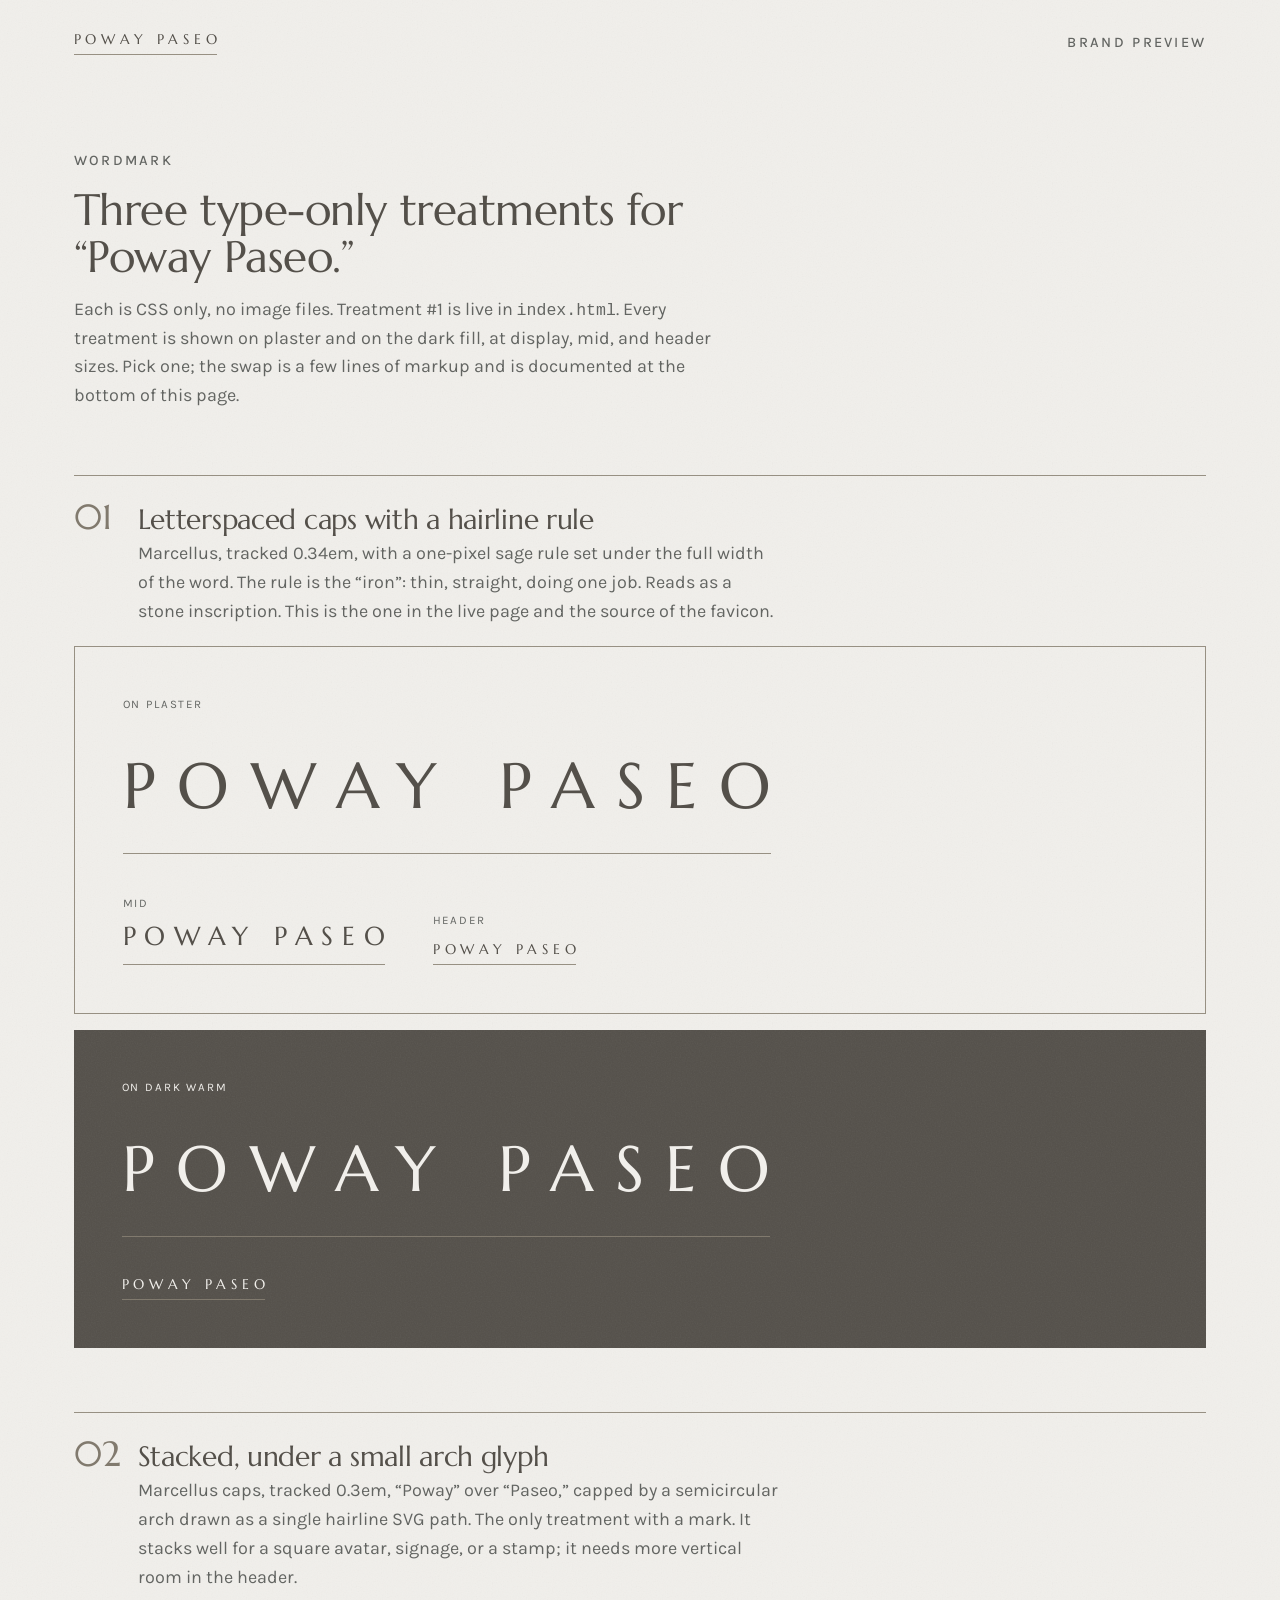
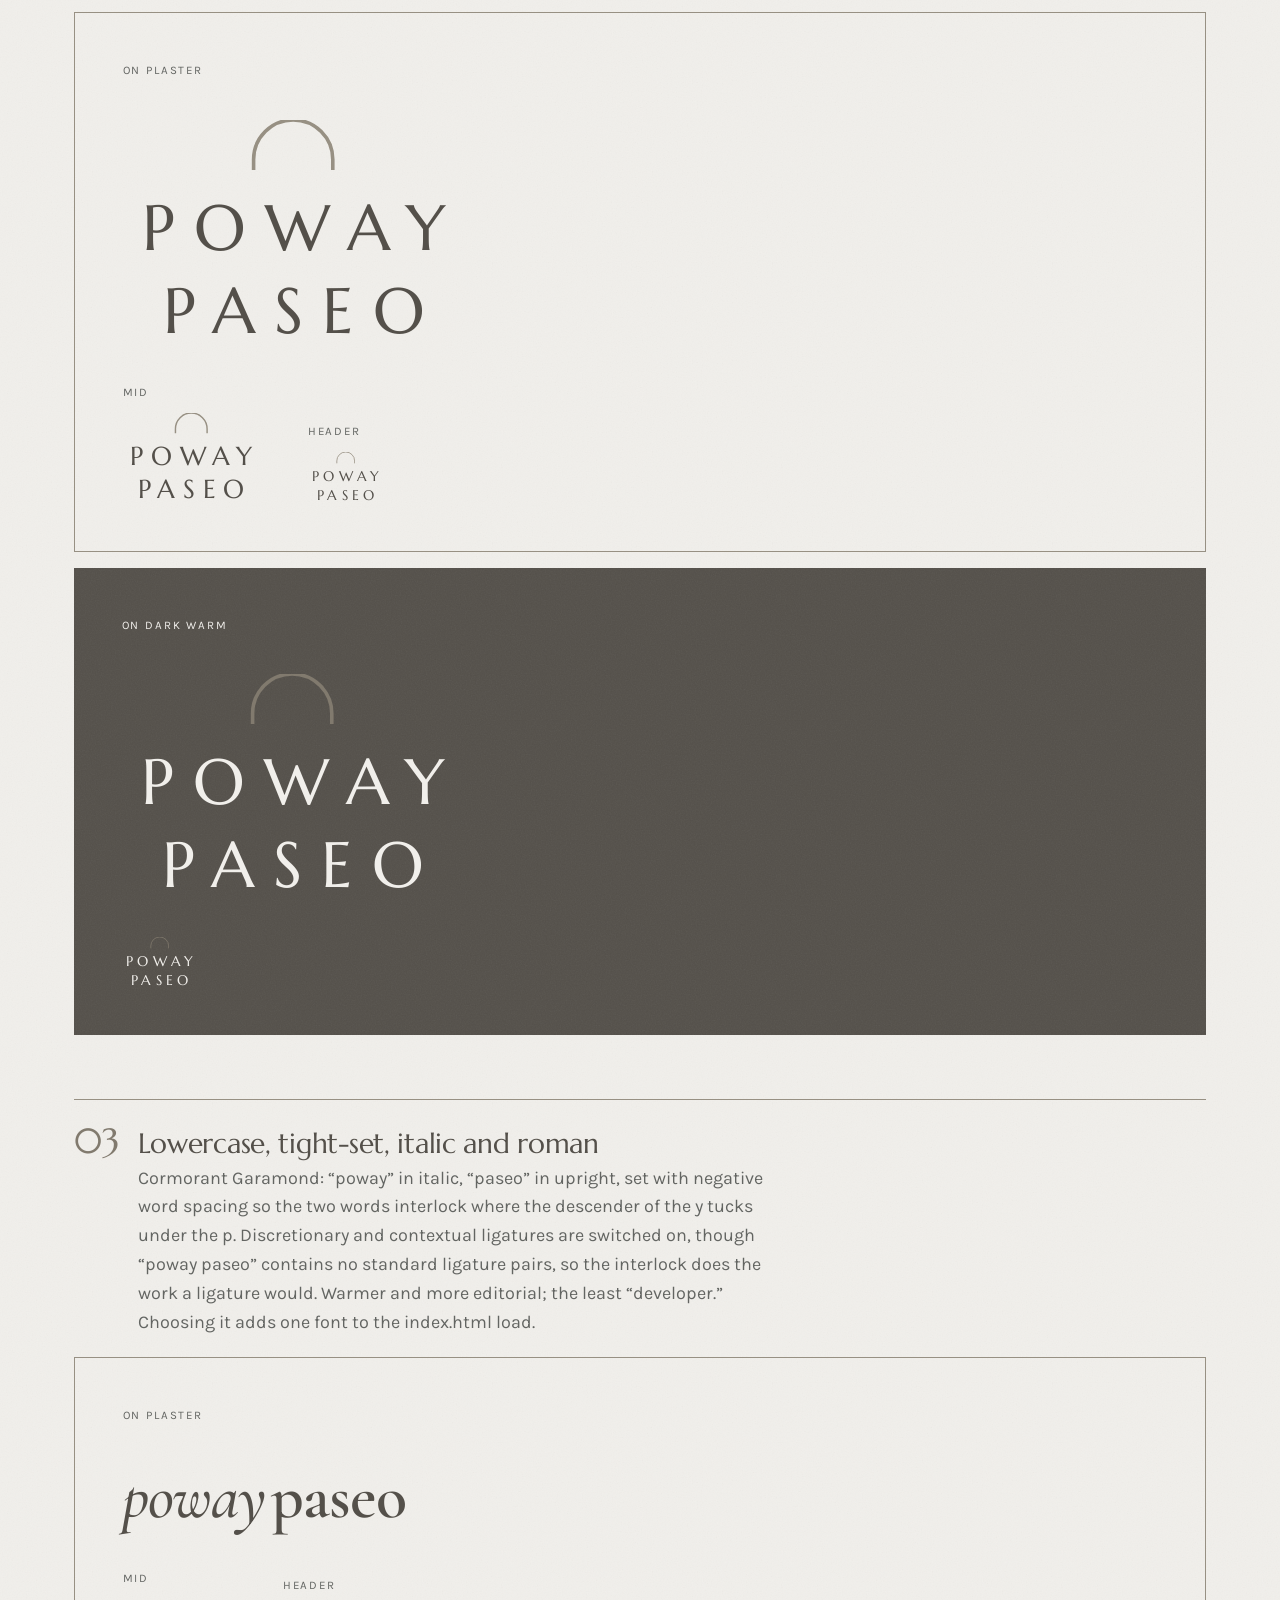
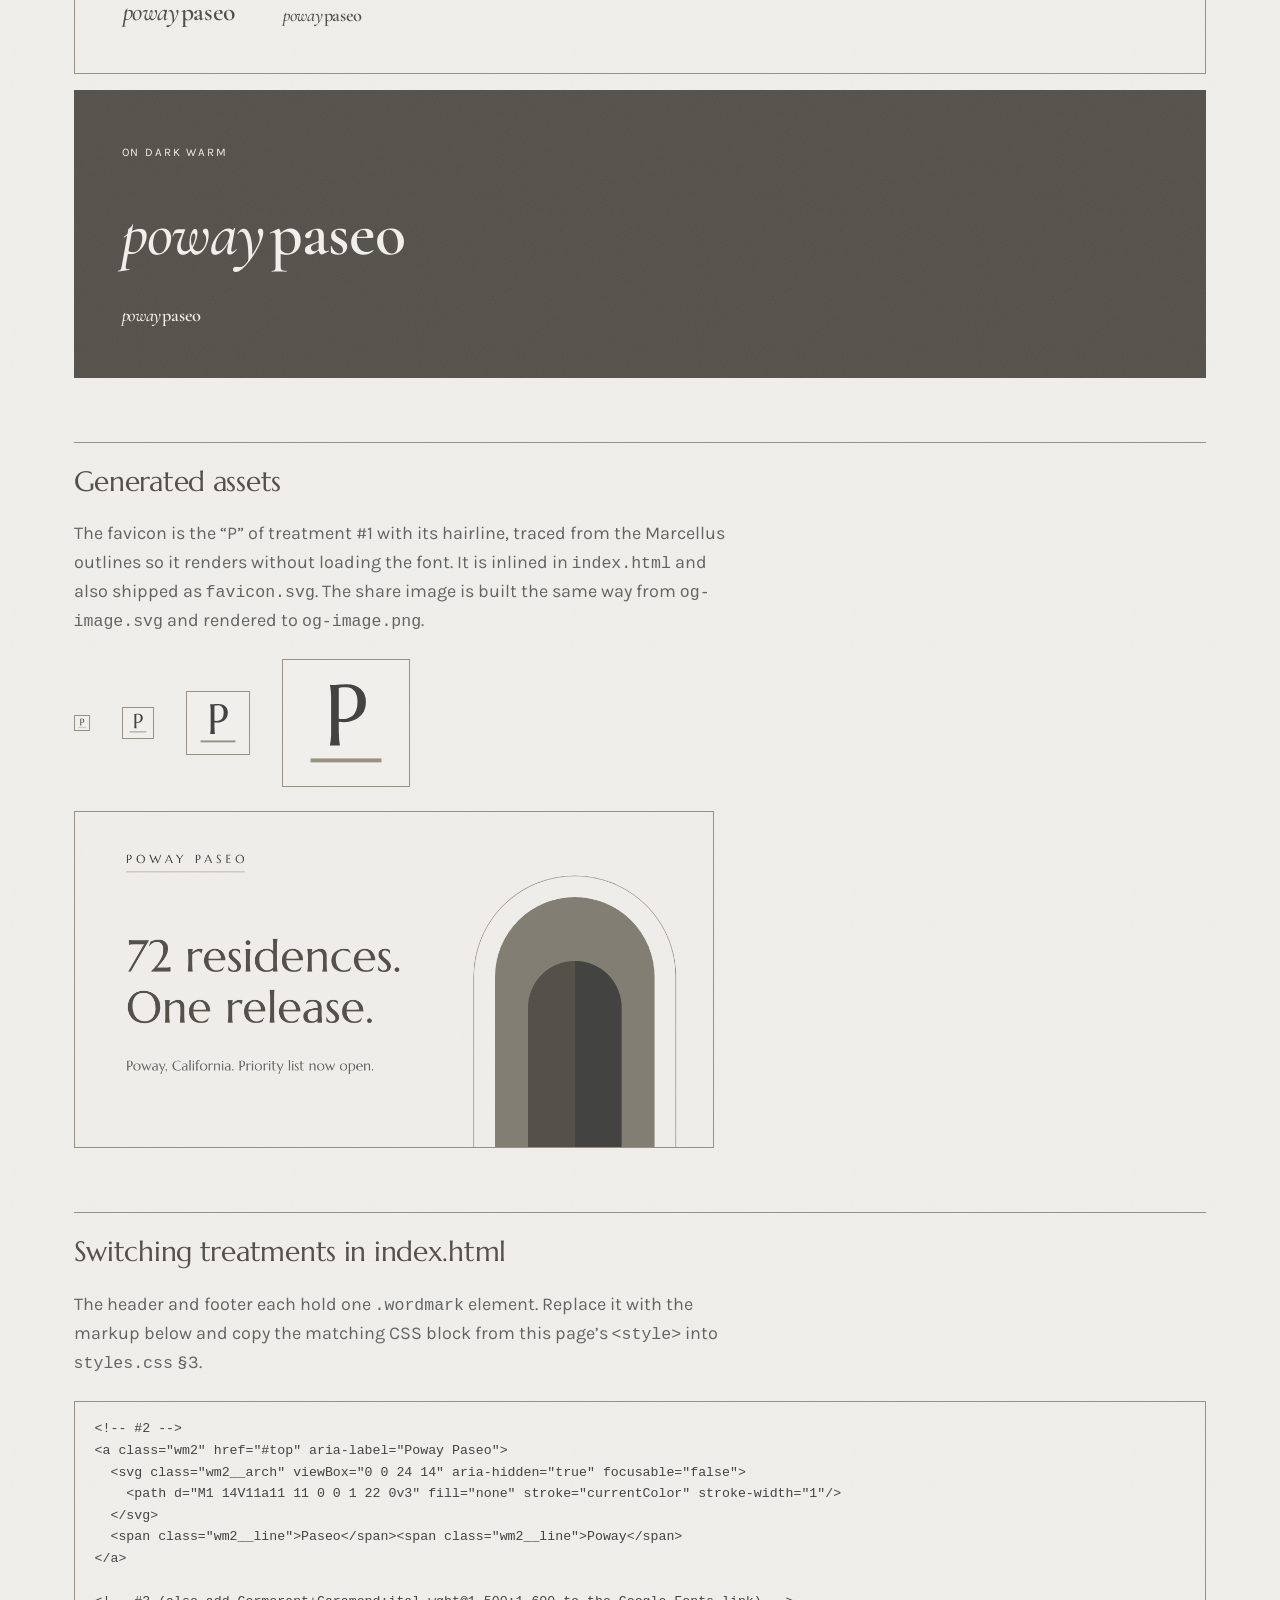
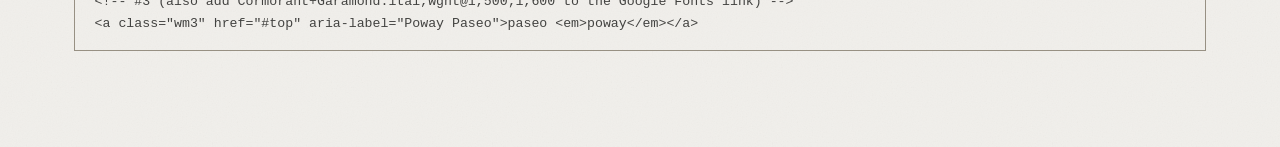
<file: brand.html>
<!doctype html>
<html lang="en">
<head>
  <meta charset="utf-8">
  <meta name="viewport" content="width=device-width, initial-scale=1">
  <title>Poway Paseo | Wordmark treatments</title>
  <meta name="robots" content="noindex">
  <link rel="icon" type="image/svg+xml" href="favicon.svg">
  <link rel="preconnect" href="https://fonts.googleapis.com">
  <link rel="preconnect" href="https://fonts.gstatic.com" crossorigin>
  <!-- Cormorant Garamond is loaded here only, for treatment #3. index.html loads Marcellus + Karla. -->
  <link rel="stylesheet" href="https://fonts.googleapis.com/css2?family=Marcellus&family=Karla:wght@400;500&family=Cormorant+Garamond:ital,wght@1,500;1,600&display=swap">
  <link rel="stylesheet" href="styles.css">
  <style>
    /* Page chrome for the preview only */
    .brand { max-width: var(--max); margin-inline: auto; padding: clamp(2rem, 5vw, 4rem) var(--gutter) 6rem; display: grid; gap: 4rem; }
    .brand__intro { display: grid; gap: 1rem; max-width: 40rem; }
    .brand__intro h1 { font-size: var(--step-4); }
    .brand__intro p { color: var(--text-2); }
    .treatment { display: grid; gap: 1.25rem; border-top: var(--hairline) solid var(--rule); padding-top: 1.5rem; }
    .treatment__head { display: grid; grid-template-columns: 3rem 1fr; gap: 1rem; align-items: baseline; max-width: 44rem; }
    .treatment__num { font-family: var(--font-display); font-size: var(--step-3); color: var(--c-stone); line-height: 1; }
    .treatment__name { font-family: var(--font-display); font-size: var(--step-2); color: var(--heading); }
    .treatment__desc { color: var(--text-2); margin-top: .35rem; }
    .specimens { display: grid; gap: 1rem; }
    .specimens > * { min-width: 0; }
    .swatch { display: grid; gap: 2.5rem; align-content: center; justify-items: start; padding: clamp(1.5rem, 4vw, 3rem); min-height: 18rem; border: var(--hairline) solid var(--rule); overflow: hidden; }
    .swatch--dark { --heading: var(--c-plaster); --text: var(--c-plaster); --text-2: var(--c-plaster); --rule: var(--c-stone); background: var(--grain), var(--c-dark); color: var(--c-plaster); border: 0; }
    .swatch__label { font-size: var(--step--2); letter-spacing: var(--track-eyebrow); text-transform: uppercase; color: var(--text-2); }
    .size-lg { font-size: clamp(2.2rem, 5vw, 4.25rem); }
    .size-md { font-size: 1.6rem; }
    .size-sm { font-size: var(--step--1); }
    .row { display: flex; flex-wrap: wrap; gap: 3rem; align-items: flex-end; }
    .row > div { display: grid; gap: .75rem; }

    /* ---- Treatment #2: stacked, with an SVG arch glyph ------------------ */
    .wm2 { display: inline-grid; justify-items: center; gap: .3em; color: var(--heading); font-family: var(--font-display); line-height: 1; letter-spacing: .3em; text-transform: uppercase; text-decoration: none; }
    .wm2__arch { width: 1.35em; height: auto; margin-bottom: .1em; color: var(--rule); }
    .wm2__line { display: block; padding-left: .3em; /* balances trailing track so the stack centers optically */ }

    /* ---- Treatment #3: lowercase italic, tight-set ----------------------- */
    .wm3 { display: inline-block; color: var(--heading); font-family: "Cormorant Garamond", "Iowan Old Style", Georgia, serif; font-style: italic; font-weight: 500; line-height: 1; letter-spacing: -.015em; word-spacing: -.14em; font-variant-ligatures: common-ligatures discretionary-ligatures contextual; text-transform: lowercase; text-decoration: none; }
    .wm3 em { font-style: normal; font-weight: 600; }  /* "paseo" upright, so the two words interlock */

    .assets { display: grid; gap: 1.5rem; border-top: var(--hairline) solid var(--rule); padding-top: 1.5rem; }
    .assets__row { display: flex; flex-wrap: wrap; gap: 2rem; align-items: center; }
    .assets img { border: var(--hairline) solid var(--rule); }
    .assets h2 { font-size: var(--step-2); }
    .assets p { color: var(--text-2); max-width: 60ch; }
    code { font-family: ui-monospace, SFMono-Regular, Menlo, monospace; font-size: .92em; }
    pre { margin: 0; padding: 1rem 1.25rem; border: var(--hairline) solid var(--rule); overflow-x: auto; font-size: var(--step--1); line-height: 1.5; color: var(--text); }
  </style>
</head>
<body>
  <header class="site-header">
    <a class="wordmark" href="index.html" aria-label="Poway Paseo, back to the landing page">
      <span class="wordmark__text">Poway Paseo</span>
      <span class="wordmark__rule" aria-hidden="true"></span>
    </a>
    <p class="eyebrow site-header__place">Brand preview</p>
  </header>

  <main class="brand">
    <div class="brand__intro">
      <p class="eyebrow">Wordmark</p>
      <h1>Three type-only treatments for “Poway Paseo.”</h1>
      <p>Each is CSS only, no image files. Treatment #1 is live in <code>index.html</code>. Every treatment is shown on plaster and on the dark fill, at display, mid, and header sizes. Pick one; the swap is a few lines of markup and is documented at the bottom of this page.</p>
    </div>

    <!-- #1 ------------------------------------------------------------------ -->
    <section class="treatment" aria-labelledby="t1">
      <div class="treatment__head">
        <span class="treatment__num">01</span>
        <div>
          <h2 id="t1" class="treatment__name">Letterspaced caps with a hairline rule</h2>
          <p class="treatment__desc">Marcellus, tracked 0.34em, with a one-pixel sage rule set under the full width of the word. The rule is the “iron”: thin, straight, doing one job. Reads as a stone inscription. This is the one in the live page and the source of the favicon.</p>
        </div>
      </div>
      <div class="specimens">
        <div class="swatch">
          <span class="swatch__label">On plaster</span>
          <a class="wordmark size-lg" href="#t1"><span class="wordmark__text">Poway Paseo</span><span class="wordmark__rule" aria-hidden="true"></span></a>
          <div class="row">
            <div><span class="swatch__label">Mid</span><a class="wordmark size-md" href="#t1"><span class="wordmark__text">Poway Paseo</span><span class="wordmark__rule" aria-hidden="true"></span></a></div>
            <div><span class="swatch__label">Header</span><a class="wordmark size-sm" href="#t1"><span class="wordmark__text">Poway Paseo</span><span class="wordmark__rule" aria-hidden="true"></span></a></div>
          </div>
        </div>
        <div class="swatch swatch--dark">
          <span class="swatch__label">On dark warm</span>
          <a class="wordmark size-lg" href="#t1"><span class="wordmark__text">Poway Paseo</span><span class="wordmark__rule" aria-hidden="true"></span></a>
          <a class="wordmark size-sm" href="#t1"><span class="wordmark__text">Poway Paseo</span><span class="wordmark__rule" aria-hidden="true"></span></a>
        </div>
      </div>
    </section>

    <!-- #2 ------------------------------------------------------------------ -->
    <section class="treatment" aria-labelledby="t2">
      <div class="treatment__head">
        <span class="treatment__num">02</span>
        <div>
          <h2 id="t2" class="treatment__name">Stacked, under a small arch glyph</h2>
          <p class="treatment__desc">Marcellus caps, tracked 0.3em, “Poway” over “Paseo,” capped by a semicircular arch drawn as a single hairline SVG path. The only treatment with a mark. It stacks well for a square avatar, signage, or a stamp; it needs more vertical room in the header.</p>
        </div>
      </div>
      <div class="specimens">
        <div class="swatch">
          <span class="swatch__label">On plaster</span>
          <a class="wm2 size-lg" href="#t2"><svg class="wm2__arch" viewBox="0 0 24 14" aria-hidden="true" focusable="false"><path d="M1 14V11a11 11 0 0 1 22 0v3" fill="none" stroke="currentColor" stroke-width="1"/></svg><span class="wm2__line">Poway</span><span class="wm2__line">Paseo</span></a>
          <div class="row">
            <div><span class="swatch__label">Mid</span><a class="wm2 size-md" href="#t2"><svg class="wm2__arch" viewBox="0 0 24 14" aria-hidden="true" focusable="false"><path d="M1 14V11a11 11 0 0 1 22 0v3" fill="none" stroke="currentColor" stroke-width="1"/></svg><span class="wm2__line">Poway</span><span class="wm2__line">Paseo</span></a></div>
            <div><span class="swatch__label">Header</span><a class="wm2 size-sm" href="#t2"><svg class="wm2__arch" viewBox="0 0 24 14" aria-hidden="true" focusable="false"><path d="M1 14V11a11 11 0 0 1 22 0v3" fill="none" stroke="currentColor" stroke-width="1"/></svg><span class="wm2__line">Poway</span><span class="wm2__line">Paseo</span></a></div>
          </div>
        </div>
        <div class="swatch swatch--dark">
          <span class="swatch__label">On dark warm</span>
          <a class="wm2 size-lg" href="#t2"><svg class="wm2__arch" viewBox="0 0 24 14" aria-hidden="true" focusable="false"><path d="M1 14V11a11 11 0 0 1 22 0v3" fill="none" stroke="currentColor" stroke-width="1"/></svg><span class="wm2__line">Poway</span><span class="wm2__line">Paseo</span></a>
          <a class="wm2 size-sm" href="#t2"><svg class="wm2__arch" viewBox="0 0 24 14" aria-hidden="true" focusable="false"><path d="M1 14V11a11 11 0 0 1 22 0v3" fill="none" stroke="currentColor" stroke-width="1"/></svg><span class="wm2__line">Poway</span><span class="wm2__line">Paseo</span></a>
        </div>
      </div>
    </section>

    <!-- #3 ------------------------------------------------------------------ -->
    <section class="treatment" aria-labelledby="t3">
      <div class="treatment__head">
        <span class="treatment__num">03</span>
        <div>
          <h2 id="t3" class="treatment__name">Lowercase, tight-set, italic and roman</h2>
          <p class="treatment__desc">Cormorant Garamond: “poway” in italic, “paseo” in upright, set with negative word spacing so the two words interlock where the descender of the y tucks under the p. Discretionary and contextual ligatures are switched on, though “poway paseo” contains no standard ligature pairs, so the interlock does the work a ligature would. Warmer and more editorial; the least “developer.” Choosing it adds one font to the index.html load.</p>
        </div>
      </div>
      <div class="specimens">
        <div class="swatch">
          <span class="swatch__label">On plaster</span>
          <a class="wm3 size-lg" href="#t3">poway <em>paseo</em></a>
          <div class="row">
            <div><span class="swatch__label">Mid</span><a class="wm3 size-md" href="#t3">poway <em>paseo</em></a></div>
            <div><span class="swatch__label">Header</span><a class="wm3" style="font-size:1.15rem" href="#t3">poway <em>paseo</em></a></div>
          </div>
        </div>
        <div class="swatch swatch--dark">
          <span class="swatch__label">On dark warm</span>
          <a class="wm3 size-lg" href="#t3">poway <em>paseo</em></a>
          <a class="wm3" style="font-size:1.15rem" href="#t3">poway <em>paseo</em></a>
        </div>
      </div>
    </section>

    <!-- Assets --------------------------------------------------------------- -->
    <section class="assets" aria-labelledby="assets-title">
      <h2 id="assets-title">Generated assets</h2>
      <p>The favicon is the “P” of treatment #1 with its hairline, traced from the Marcellus outlines so it renders without loading the font. It is inlined in <code>index.html</code> and also shipped as <code>favicon.svg</code>. The share image is built the same way from <code>og-image.svg</code> and rendered to <code>og-image.png</code>.</p>
      <div class="assets__row">
        <img src="favicon.svg" width="16" height="16" alt="Favicon at 16 pixels">
        <img src="favicon.svg" width="32" height="32" alt="Favicon at 32 pixels">
        <img src="favicon.svg" width="64" height="64" alt="Favicon at 64 pixels">
        <img src="favicon.svg" width="128" height="128" alt="Favicon at 128 pixels">
      </div>
      <img src="og-image.png" width="1200" height="630" alt="Open Graph share image: wordmark and arch with the headline 72 residences. One release." style="max-width: 40rem; height: auto;">
    </section>

    <!-- Switching ------------------------------------------------------------ -->
    <section class="assets" aria-labelledby="switch-title">
      <h2 id="switch-title">Switching treatments in index.html</h2>
      <p>The header and footer each hold one <code>.wordmark</code> element. Replace it with the markup below and copy the matching CSS block from this page’s <code>&lt;style&gt;</code> into <code>styles.css</code> §3.</p>
<pre><code>&lt;!-- #2 --&gt;
&lt;a class="wm2" href="#top" aria-label="Poway Paseo"&gt;
  &lt;svg class="wm2__arch" viewBox="0 0 24 14" aria-hidden="true" focusable="false"&gt;
    &lt;path d="M1 14V11a11 11 0 0 1 22 0v3" fill="none" stroke="currentColor" stroke-width="1"/&gt;
  &lt;/svg&gt;
  &lt;span class="wm2__line"&gt;Paseo&lt;/span&gt;&lt;span class="wm2__line"&gt;Poway&lt;/span&gt;
&lt;/a&gt;

&lt;!-- #3 (also add Cormorant+Garamond:ital,wght@1,500;1,600 to the Google Fonts link) --&gt;
&lt;a class="wm3" href="#top" aria-label="Poway Paseo"&gt;paseo &lt;em&gt;poway&lt;/em&gt;&lt;/a&gt;</code></pre>
    </section>
  </main>
</body>
</html>
</file>
<file: styles.css>
/* ==========================================================================
   POWAY PASEO — styles.css
   Static, mobile-first, no build step, no frameworks.

   §1  Design tokens      (retheme from this block only)
   §2  Reset and base
   §3  Type utilities     (.eyebrow, .wordmark)
   §4  Layout             (.section, .site-header, .site-footer)
   §5  Hero
   §6  Rendering slots    (arch-masked placeholders)
   §7  Stat strip
   §8  Architecture
   §9  Residences         (courtyard grid)
   §10 Benefits list
   §11 Restaurant & retail (dark)
   §12 Location
   §13 FAQ
   §14 Closing CTA (dark)
   §15 Forms, success state, chips
   §16 Buttons
   §17 Motion (scroll reveals, reduced motion)
   §18 Utilities
   ========================================================================== */


/* --------------------------------------------------------------------------
   §1 DESIGN TOKENS
   Everything visual reads from these custom properties. Components never
   reference a raw hex; they reference a ROLE (--text, --rule, ...), and dark
   sections re-map the roles. To retheme, edit this block only.
   -------------------------------------------------------------------------- */
:root {
  /* ---- Palette: the only eight colors on the site ---------------------- */
  --c-plaster: #F1EFEB; /* warm plaster  · page background                   */
  --c-ink:     #434341; /* near-black    · primary text (8.6:1 on plaster)    */
  --c-dark:    #54504A; /* dark warm     · headings on light; dark fills      */
  --c-slate:   #636562; /* slate gray    · secondary text (5.1:1 on plaster)  */
  --c-taupe:   #837E74; /* taupe         · borders, muted UI, slot fills.
                                           3.5:1 on plaster → large text only  */
  --c-stone:   #817A6E; /* stone         · large numerals on plaster (3.7:1);
                                           hairlines on dark. NOT body text,
                                           and NOT text on dark (1.9:1).       */
  --c-sage:    #979083; /* sage          · dividers, rules, hover halos.
                                           Never used as text (2.8:1).         */
  --c-accent:  #6D595A; /* mauve-brown   · PRIMARY CTA ONLY. Nowhere else.     */

  /* ---- Roles (light sections). Dark sections override these in §4. ----- */
  --bg:         var(--c-plaster);
  --text:       var(--c-ink);
  --text-2:     var(--c-slate);
  --heading:    var(--c-dark);
  --rule:       var(--c-sage);     /* hairlines, dividers                     */
  --border:     var(--c-taupe);    /* field and chip borders (3.5:1 boundary) */
  --focus:      var(--c-ink);      /* focus ring                              */
  --field-bg:   var(--c-plaster);
  --field-text: var(--c-ink);
  --btn-edge:   transparent;       /* plaster on dark fills → CTA keeps a
                                      visible boundary (mauve on dark = 1.2:1)*/
  --btn-halo:   var(--c-accent);   /* hover ring color                        */
  --slot-fill:  var(--c-taupe);

  /* ---- Type ------------------------------------------------------------- */
  --font-display: "Marcellus", "Iowan Old Style", "Palatino Linotype", Palatino, Georgia, serif;
  --font-body:    "Karla", "Gill Sans", "Segoe UI", Helvetica, Arial, sans-serif;

  /* Modular scale. Ratio 1.20 at 360px viewport → 1.25 at 1280px, fluid.   */
  --step--2: clamp(0.694rem, 0.684rem + 0.045vw, 0.72rem);
  --step--1: clamp(0.833rem, 0.807rem + 0.117vw, 0.9rem);
  --step-0:  clamp(1rem,     0.951rem + 0.217vw, 1.125rem);
  --step-1:  clamp(1.2rem,   1.119rem + 0.358vw, 1.406rem);
  --step-2:  clamp(1.44rem,  1.316rem + 0.553vw, 1.758rem);
  --step-3:  clamp(1.728rem, 1.544rem + 0.816vw, 2.197rem);
  --step-4:  clamp(2.074rem, 1.811rem + 1.17vw,  2.747rem);
  --step-5:  clamp(2.488rem, 2.118rem + 1.643vw, 3.433rem);
  --step-6:  clamp(2.986rem, 2.476rem + 2.268vw, 4.29rem);

  --leading-tight: 1.05;
  --leading-snug:  1.3;
  --leading-body:  1.6;

  /* Optical letterspacing. Wordmark and eyebrows are tracked; display sizes
     are set slightly tight; buttons get a light track for legibility.        */
  --track-wordmark: 0.34em;
  --track-eyebrow:  0.16em;
  --track-button:   0.1em;
  --track-display: -0.01em;

  /* ---- Space and measure ------------------------------------------------ */
  --gutter:    clamp(1.25rem, 4.5vw, 4rem);
  --section:   clamp(4rem, 9vw, 8rem);
  --max:       78rem;
  --measure:   60ch;
  --hairline:  1px;
  --radius:    2px;
  --control-h: 3rem;   /* 48px tap targets */

  /* ---- Motion ----------------------------------------------------------- */
  --dur:  700ms;
  --ease: cubic-bezier(0.22, 0.61, 0.36, 1);

  /* ---- Plaster grain: one 280px SVG tile, feTurbulence at 7% alpha ------ */
  --grain: url("data:image/svg+xml,%3Csvg xmlns='http://www.w3.org/2000/svg' width='280' height='280'%3E%3Cfilter id='g' x='0' y='0' width='100%25' height='100%25'%3E%3CfeTurbulence type='fractalNoise' baseFrequency='0.8' numOctaves='2' stitchTiles='stitch' seed='7'/%3E%3CfeColorMatrix type='saturate' values='0'/%3E%3CfeComponentTransfer%3E%3CfeFuncA type='table' tableValues='0 0.07'/%3E%3C/feComponentTransfer%3E%3C/filter%3E%3Crect width='280' height='280' filter='url(%23g)'/%3E%3C/svg%3E");
}


/* --------------------------------------------------------------------------
   §2 RESET AND BASE
   -------------------------------------------------------------------------- */
*, *::before, *::after { box-sizing: border-box; }

html {
  -webkit-text-size-adjust: 100%;
  scroll-padding-top: 1rem;
}

body {
  margin: 0;
  background: var(--grain), var(--bg);
  color: var(--text);
  font: 400 var(--step-0) / var(--leading-body) var(--font-body);
  -webkit-font-smoothing: antialiased;
  text-rendering: optimizeLegibility;
}

img, svg { display: block; max-width: 100%; }
h1, h2, h3, p, figure, dl, dd, ol, ul { margin: 0; }
button, input, textarea { font: inherit; color: inherit; }
a { color: inherit; }

h1, h2, h3 {
  font-family: var(--font-display);
  font-weight: 400;
  color: var(--heading);
  line-height: var(--leading-tight);
  letter-spacing: var(--track-display);
}

:focus-visible {
  outline: 2px solid var(--focus);
  outline-offset: 3px;
}

::selection { background: var(--c-sage); color: var(--c-plaster); }


/* --------------------------------------------------------------------------
   §3 TYPE UTILITIES
   -------------------------------------------------------------------------- */
.eyebrow {
  font-family: var(--font-body);
  font-weight: 500;
  font-size: var(--step--1);
  letter-spacing: var(--track-eyebrow);
  text-transform: uppercase;
  color: var(--text-2);
  line-height: 1.4;
}

/* Wordmark — treatment #1 from brand.html: letterspaced caps + hairline. */
.wordmark {
  display: inline-flex;
  flex-direction: column;
  gap: 0.55em;
  color: var(--heading);
  font-family: var(--font-display);
  font-size: var(--step--1);
  line-height: 1;
  letter-spacing: var(--track-wordmark);
  text-transform: uppercase;
  text-decoration: none;
}
.wordmark__text {
  display: block;
  white-space: nowrap;
  margin-right: calc(-1 * var(--track-wordmark)); /* trim trailing track so the rule ends on the Y */
}
.wordmark__rule {
  display: block;
  height: var(--hairline);
  background: var(--rule);
}
.wordmark:hover .wordmark__rule { background: var(--heading); }


/* --------------------------------------------------------------------------
   §4 LAYOUT
   -------------------------------------------------------------------------- */
.section { padding: var(--section) var(--gutter); }
.section--tight { padding-block: calc(var(--section) * 0.7); }
.section__inner { max-width: var(--max); margin-inline: auto; }
.section__head {
  display: grid;
  gap: 1rem;
  max-width: 40rem;
  margin-bottom: clamp(2.5rem, 6vw, 4.5rem);
}
.section__title {
  font-size: var(--step-4);
  text-wrap: balance;
}

/* Modifier: centers a section's content block as a unit on wide screens,
   for a section whose content (measure-capped, left-aligned text) would
   otherwise leave a wide empty gap on the right of a full-width row. Text
   inside stays left-aligned; only the block's position changes. Below the
   desktop breakpoint content already runs near full width, so no override
   is needed there. Reapply to any other section by adding this class. */
@media (min-width: 60em) {
  .section--centered .section__inner { max-width: 44rem; }
}

/* Pairs two sibling sections into side-by-side columns on desktop only.
   Below the breakpoint the wrapper does nothing at all, so the sections
   stack in document order exactly as they did before. Column widths follow
   the same asymmetric 12-column language used by §8 and §11: the left
   column takes five, a sixth is left empty as breathing room, and the
   right column takes the remaining six for the content that needs it. */
@media (min-width: 60em) {
  .section-pair {
    display: grid;
    grid-template-columns: repeat(12, 1fr);
    column-gap: var(--gutter);
    align-items: start;
    max-width: var(--max);
    margin-inline: auto;
    padding: var(--section) var(--gutter);
  }
  .section-pair > .section { padding: 0; }
  /* The left column sticks while the taller right column scrolls past it,
     the same treatment .arch__text gets in §8. It travels within its own
     grid area, so it releases at the bottom of the row. */
  .section-pair > .section:nth-child(1) {
    grid-column: 1 / 6;
    position: sticky;
    top: 2rem;
  }
  .section-pair > .section:nth-child(2) { grid-column: 7 / 13; }
  .section-pair .section__inner { max-width: none; }
  /* The head margin is sized for a full-width section; tighten it here so
     both columns start their content at the same height. */
  .section-pair .section__head { margin-bottom: clamp(2rem, 3vw, 2.75rem); }
}

/* Dark sections: re-map the roles. Only plaster is used for text on dark;
   stone/sage/taupe all fail AA on #54504A (see README contrast table).      */
.section--dark {
  --bg:         var(--c-dark);
  --text:       var(--c-plaster);
  --text-2:     var(--c-plaster);
  --heading:    var(--c-plaster);
  --rule:       var(--c-stone);
  --border:     var(--c-plaster);
  --focus:      var(--c-plaster);
  --btn-edge:   var(--c-plaster);
  --btn-halo:   var(--c-plaster);
  background: var(--grain), var(--bg);
  color: var(--text);
}

.site-header {
  display: flex;
  justify-content: space-between;
  align-items: flex-start;
  gap: 1rem;
  max-width: var(--max);
  margin-inline: auto;
  padding: clamp(1.25rem, 3vw, 2rem) var(--gutter);
}
.site-header__place { padding-top: 0.1em; }

.site-footer {
  border-top: var(--hairline) solid var(--rule);
  padding: 3rem var(--gutter) 4rem;
  font-size: var(--step--1);
  color: var(--text-2);
  line-height: 1.55;
}
.site-footer__inner {
  max-width: var(--max);
  margin-inline: auto;
  display: grid;
  gap: 2.5rem;
}
.site-footer__brand, .site-footer__meta { display: grid; gap: 0.9rem; align-content: start; }
.site-footer__eho { display: flex; gap: 1rem; align-items: flex-start; }
.site-footer__eho svg { flex: none; width: 2.25rem; height: 2.25rem; color: var(--text); }
.site-footer a {
  text-decoration-color: var(--rule);
  text-underline-offset: 0.2em;
}
.site-footer a:hover { text-decoration-color: currentColor; }

@media (min-width: 60em) {
  .site-footer__inner { grid-template-columns: 1.1fr 1.2fr 0.8fr; gap: var(--gutter); }
}


/* --------------------------------------------------------------------------
   §5 HERO
   Mobile: wordmark (header) → eyebrow → H1 → lede → form, then the arch
   peeks in below the fold as the scroll cue. Desktop: copy left (cols 1–6),
   arch right (cols 8–12), lifted 3rem so the composition is off-axis.
   -------------------------------------------------------------------------- */
.hero {
  max-width: var(--max);
  margin-inline: auto;
  padding: clamp(1rem, 3vw, 2.5rem) var(--gutter) var(--section);
  display: grid;
  gap: 3rem;
}
.hero__copy { display: grid; gap: 1.5rem; max-width: 36rem; }
.hero__title {
  font-size: clamp(2.4rem, 1.6rem + 3.6vw, 4.75rem);
  text-wrap: balance;
}
.hero__lede {
  font-size: var(--step-0);
  line-height: 1.5;
  color: var(--text-2);
  max-width: 34rem;
}
.hero__figure {
  width: min(100%, 22rem);
  margin-left: auto;
}

@media (min-width: 48em) {
  .hero__lede { font-size: var(--step-1); }
}
@media (min-width: 60em) {
  .hero {
    grid-template-columns: repeat(12, 1fr);
    column-gap: var(--gutter);
    align-items: center;
    min-height: min(calc(100svh - 7rem), 52rem);
  }
  .hero__copy { grid-column: 1 / 7; }
  .hero__figure {
    grid-column: 8 / 13;
    width: auto;
    margin: -3rem 0 0;
  }
}


/* --------------------------------------------------------------------------
   §6 RENDERING SLOT (hero only)
   The slot is a <figure> with: the CSS/SVG-composed placeholder art, a
   transparent <img> sized to the slot's aspect ratio (drop the real file in
   its src and move data-alt into alt), and a small dev-facing tag.
   The arch is a border-radius: a true semicircle when the vertical radius
   equals half the width; a shallow ellipse reads as a segmental arch.
   -------------------------------------------------------------------------- */
.slot {
  position: relative;
  overflow: hidden;
  isolation: isolate;
  background: var(--slot-fill);
  aspect-ratio: 3 / 4;                              /* semicircular  */
  border-radius: 50% 50% 0 0 / 37.5% 37.5% 0 0;     /* 0.5w ÷ 1.333w */
}
/* Other ratios, if more slots are added later:
   4:5 semicircular → 50% 50% 0 0 / 40% 40% 0 0
   4:3 segmental    → 50% 50% 0 0 / 30% 30% 0 0   */

.slot__art, .slot__img {
  position: absolute;
  inset: 0;
  width: 100%;
  height: 100%;
}
.slot__art { background-image: var(--grain); }
.slot__img { object-fit: cover; }

/* Dev-facing label. Delete this rule (or the <figcaption>) at launch. */
.slot__tag {
  position: absolute;
  left: 0.75rem;
  bottom: 0.75rem;
  z-index: 1;
  padding: 0.35em 0.65em;
  background: var(--c-plaster);
  color: var(--c-dark);
  font-size: var(--step--2);
  font-weight: 500;
  letter-spacing: 0.08em;
  text-transform: uppercase;
  line-height: 1.2;
}


/* --------------------------------------------------------------------------
   §7 STAT STRIP
   -------------------------------------------------------------------------- */
.stats {
  border-top: var(--hairline) solid var(--rule);
  border-bottom: var(--hairline) solid var(--rule);
}
.stats__list {
  list-style: none;
  margin: 0 auto;
  padding: 0;
  max-width: var(--max);
  display: grid;
  grid-template-columns: 1fr 1fr;
}
.stats__item {
  display: grid;
  gap: 0.4rem;
  padding: 1.5rem var(--gutter);
}
.stats__item:nth-child(odd)  { border-right: var(--hairline) solid var(--rule); }
.stats__item:nth-child(-n+2) { border-bottom: var(--hairline) solid var(--rule); }
.stats__value {
  font-family: var(--font-display);
  font-size: var(--step-3);
  line-height: 1.05;
  color: var(--heading);
  overflow-wrap: anywhere;
}
@media (min-width: 48em) {
  .stats__list { grid-template-columns: repeat(4, 1fr); }
  .stats__item { padding-block: 1.75rem; }
  .stats__item:nth-child(-n+2) { border-bottom: 0; }
  .stats__item:not(:last-child) { border-right: var(--hairline) solid var(--rule); }
  .stats__item:last-child { border-right: 0; }
}


/* --------------------------------------------------------------------------
   §8 ARCHITECTURE
   Text only. Heading in cols 1–5, body in cols 7–12, so the empty column
   between them does the work the second arch used to do.
   -------------------------------------------------------------------------- */
.arch { display: grid; gap: 1.5rem var(--gutter); }
.arch__text { display: grid; gap: 1.25rem; max-width: 34rem; }
.arch__body {
  display: grid;
  gap: 1em;
  max-width: 36rem;
  font-size: var(--step-1);
  line-height: 1.55;
}

@media (min-width: 60em) {
  .arch { grid-template-columns: repeat(12, 1fr); align-items: start; }
  .arch__text { grid-column: 1 / 6; position: sticky; top: 2rem; }
  .arch__body { grid-column: 7 / 13; padding-top: 0.6rem; }
}


/* --------------------------------------------------------------------------
   §9 RESIDENCES — a staggered, type-only list
   Two columns on desktop, the right column dropped by a row-and-a-half so
   the four entries read as a courtyard plan rather than a table.
   -------------------------------------------------------------------------- */
.res {
  list-style: none;
  padding: 0;
  display: grid;
  gap: 0 var(--gutter);
}
.res__item {
  display: grid;
  grid-template-columns: 3.5rem 1fr;
  grid-template-rows: auto auto;
  column-gap: 1rem;
  row-gap: 0.5rem;
  align-items: baseline;
  align-content: start;
  padding: 1.6rem 0 1.8rem;
  border-top: var(--hairline) solid var(--rule);
}
.res__item:last-child { border-bottom: var(--hairline) solid var(--rule); }
.res__num {
  grid-row: 1 / 3;
  font-family: var(--font-display);
  font-size: var(--step-3);   /* ≥ 27px: stone passes as large text (3.7:1) */
  line-height: 1;
  color: var(--c-stone);
}
.res__name { font-size: var(--step-3); }
.res__line { grid-column: 2; color: var(--text-2); max-width: 30rem; }

@media (min-width: 60em) {
  .res { grid-template-columns: repeat(12, 1fr); }
  .res__item { padding-block: 2rem 2.4rem; }
  .res__item:nth-child(odd)  { grid-column: 1 / 6; }
  .res__item:nth-child(even) { grid-column: 8 / 13; margin-top: 5rem; }
  .res__item:nth-child(1) { grid-row: 1; }
  .res__item:nth-child(2) { grid-row: 1; }
  .res__item:nth-child(3) { grid-row: 2; }
  .res__item:nth-child(4) { grid-row: 2; }
  .res__item:nth-child(3), .res__item:nth-child(4) { border-bottom: var(--hairline) solid var(--rule); }
}


/* --------------------------------------------------------------------------
   §10 BENEFITS — a numbered list, not cards
   -------------------------------------------------------------------------- */
.benefits {
  list-style: none;
  padding: 0;
  max-width: 44rem;
  counter-reset: benefit;
  border-top: var(--hairline) solid var(--rule);
}
.benefits__item {
  counter-increment: benefit;
  display: grid;
  grid-template-columns: 3.5rem 1fr;
  gap: 1rem;
  align-items: baseline;
  padding: 1.4rem 0;
  border-bottom: var(--hairline) solid var(--rule);
  font-size: var(--step-1);
  line-height: var(--leading-snug);
}
.benefits__item::before {
  content: counter(benefit, decimal-leading-zero);
  font-family: var(--font-display);
  font-size: var(--step-3);   /* ≥ 27px: stone passes as large text (3.7:1) */
  line-height: 1;
  color: var(--c-stone);
}


/* --------------------------------------------------------------------------
   §11 RESTAURANT & RETAIL (dark, quieter)
   -------------------------------------------------------------------------- */
.retail { display: grid; gap: 2.5rem var(--gutter); }
.retail__head { display: grid; gap: 1.25rem; max-width: 36rem; }
.retail__title { font-size: var(--step-3); text-wrap: balance; } /* one step below residential H2s */
.retail__specs {
  display: grid;
  grid-template-columns: max-content 1fr;
  gap: 0.85rem 1.5rem;
  align-self: start;
  align-content: start;
  padding-top: 1.25rem;
  border-top: var(--hairline) solid var(--rule);
  font-size: var(--step--1);
  max-width: 34rem;
}
.retail__specs dt {
  font-weight: 500;
  letter-spacing: var(--track-eyebrow);
  text-transform: uppercase;
  font-size: var(--step--2);
  padding-top: 0.2em;
}
.retail__form { max-width: 34rem; }

@media (min-width: 60em) {
  .retail { grid-template-columns: repeat(12, 1fr); }
  .retail__head  { grid-column: 1 / 7; }
  .retail__specs { grid-column: 8 / 13; }
  .retail__form  { grid-column: 1 / 7; }
}


/* --------------------------------------------------------------------------
   §12 LOCATION
   -------------------------------------------------------------------------- */
.location { display: grid; gap: 1.5rem; max-width: 40rem; }
.location__facts { border-top: var(--hairline) solid var(--rule); }
.location__facts > div {
  display: grid;
  grid-template-columns: 9rem 1fr;
  gap: 1rem;
  padding: 1rem 0;
  border-bottom: var(--hairline) solid var(--rule);
}
.location__facts dt {
  font-weight: 500;
  font-size: var(--step--2);
  letter-spacing: var(--track-eyebrow);
  text-transform: uppercase;
  color: var(--text-2);
  padding-top: 0.35em;
}


/* --------------------------------------------------------------------------
   §13 FAQ — native <details>; the `name` attribute makes it exclusive where
   supported, main.js does the same for older browsers.
   -------------------------------------------------------------------------- */
.faq { max-width: 44rem; border-top: var(--hairline) solid var(--rule); }
.faq__item { border-bottom: var(--hairline) solid var(--rule); }
.faq__q {
  list-style: none;
  cursor: pointer;
  display: flex;
  justify-content: space-between;
  align-items: baseline;
  gap: 1.5rem;
  padding: 1.25rem 0;
  font-family: var(--font-display);
  font-size: var(--step-1);
  line-height: var(--leading-snug);
  color: var(--heading);
}
.faq__q::-webkit-details-marker { display: none; }
.faq__q:focus-visible { outline-offset: 6px; }
.faq__icon {
  position: relative;
  flex: none;
  width: 0.8rem;
  height: 0.8rem;
  align-self: center;
  color: var(--text-2);
}
.faq__icon::before, .faq__icon::after {
  content: "";
  position: absolute;
  background: currentColor;
}
.faq__icon::before { left: 0; right: 0; top: 50%; height: 1px; }
.faq__icon::after  { top: 0; bottom: 0; left: 50%; width: 1px; transition: transform 250ms var(--ease); }
.faq__item[open] .faq__icon::after { transform: rotate(90deg); }
.faq__a { padding: 0 0 1.4rem; max-width: 38rem; color: var(--text-2); }


/* --------------------------------------------------------------------------
   §14 CLOSING CTA (dark, centered)
   -------------------------------------------------------------------------- */
.closing {
  display: grid;
  gap: 1.5rem;
  justify-items: center;
  text-align: center;
  max-width: 42rem;
}
.closing .signup { width: 100%; max-width: 32rem; margin-top: 0.5rem; }
.closing .form__note { text-align: center; }
.closing .success { justify-items: center; text-align: center; }
.closing .chips__row, .closing .chips__actions { justify-content: center; }


/* --------------------------------------------------------------------------
   §15 FORMS, SUCCESS STATE, CHIPS
   -------------------------------------------------------------------------- */
.signup { display: block; }
.form { display: grid; gap: 0.6rem; }
.form__row { display: flex; flex-wrap: wrap; gap: 0.5rem; }
.form__field { flex: 1 1 10rem; display: grid; }
.form__input {
  width: 100%;
  min-height: var(--control-h);
  padding: 0 1rem;
  background: var(--field-bg);
  color: var(--field-text);
  border: var(--hairline) solid var(--border);
  border-radius: var(--radius);
  appearance: none;
}
.form__input::placeholder { color: var(--c-slate); opacity: 1; }
.form__input:focus { border-color: var(--field-text); }
.form__input:focus-visible { outline-offset: 2px; }
.form__input[aria-invalid="true"] { border-color: var(--field-text); }
.form__error {
  font-size: var(--step--1);
  color: var(--text-2);
}
.form__note {
  font-size: var(--step--1);
  color: var(--text-2);
}

.success {
  display: grid;
  gap: 1rem;
  padding-top: 1.5rem;
  border-top: var(--hairline) solid var(--rule);
}
.success:focus { outline: none; }
.success__title {
  font-family: var(--font-display);
  font-size: var(--step-2);
  line-height: 1.15;
  color: var(--heading);
}
.success__lead { color: var(--text-2); max-width: 34rem; }
.success__done { color: var(--text-2); }
/* Focus lands here when the last question is answered, so the control that
   was just activated can be removed without dropping focus to <body>. It is
   a closing message, not something to act on, so it takes no focus ring —
   the usual treatment for a focus-management target. */
.success__done:focus,
.success__done:focus-visible { outline: none; }

/* Holds both question rows so they can collapse together. Reproduces the
   gap they had as direct children of .success. */
.profiling { display: grid; gap: 1rem; }

.chips { display: grid; gap: 0.75rem; padding-top: 0.5rem; }
.chips__q { font-weight: 500; }
.chips__opt {
  font-weight: 400;
  font-size: var(--step--1);
  color: var(--text-2);
  margin-left: 0.5em;
}
.chips__row { display: flex; flex-wrap: wrap; gap: 0.5rem; }
.chips__actions { display: flex; flex-wrap: wrap; align-items: center; gap: 1rem; }
.chips__status { font-size: var(--step--1); color: var(--text-2); }

.chip {
  min-height: var(--control-h);
  padding: 0 1.1rem;
  border: var(--hairline) solid var(--border);
  border-radius: 999px;
  background: transparent;
  color: var(--text);
  font-size: var(--step--1);
  cursor: pointer;
}
.chip:hover { border-color: var(--text); }
.chip[aria-pressed="true"] {
  background: var(--text);
  color: var(--bg);
  border-color: var(--text);
}

.note { display: grid; gap: 0.6rem; }
.note__label { font-weight: 500; }
.note__field {
  width: 100%;
  min-height: 6rem;
  padding: 0.75rem 1rem;
  background: var(--field-bg);
  color: var(--field-text);
  border: var(--hairline) solid var(--border);
  border-radius: var(--radius);
  resize: vertical;
}
.note__field:focus { border-color: var(--field-text); }


/* --------------------------------------------------------------------------
   §16 BUTTONS
   .btn is the only place the accent color appears.
   -------------------------------------------------------------------------- */
.btn {
  display: inline-flex;
  align-items: center;
  justify-content: center;
  min-height: var(--control-h);
  padding: 0 1.4rem;
  background: var(--c-accent);
  color: var(--c-plaster);
  border: var(--hairline) solid var(--btn-edge);
  border-radius: var(--radius);
  font-weight: 800;
  font-size: var(--step--1);
  letter-spacing: var(--track-button);
  text-transform: uppercase;
  white-space: nowrap;
  cursor: pointer;
  text-decoration: none;
  transition: outline-offset 150ms var(--ease);
}
.btn:hover { outline: var(--hairline) solid var(--btn-halo); outline-offset: 3px; }
.btn:focus-visible { outline: 2px solid var(--focus); outline-offset: 3px; }
.btn[aria-busy="true"] { cursor: progress; }

.btn--text {
  min-height: 2.75rem;
  padding: 0.5rem 0.25rem;
  border: 0;
  background: none;
  color: var(--text-2);
  font-size: var(--step--1);
  text-decoration: underline;
  text-decoration-color: var(--rule);
  text-underline-offset: 0.22em;
  cursor: pointer;
}
.btn--text:hover { text-decoration-color: currentColor; }


/* --------------------------------------------------------------------------
   §17 MOTION
   Reveals only run when JS is present (html.js) and the user has not asked
   for reduced motion. The hero is never animated (it is the LCP).
   -------------------------------------------------------------------------- */
@media (prefers-reduced-motion: no-preference) {
  html { scroll-behavior: smooth; }
  .js .reveal {
    opacity: 0;
    transform: translateY(14px);
    transition: opacity var(--dur) var(--ease), transform var(--dur) var(--ease);
  }
  .js .reveal.is-visible { opacity: 1; transform: none; }
}
@media (prefers-reduced-motion: reduce) {
  *, *::before, *::after { transition: none !important; animation: none !important; }
}


/* --------------------------------------------------------------------------
   §18 UTILITIES
   -------------------------------------------------------------------------- */
.visually-hidden {
  position: absolute !important;
  width: 1px; height: 1px;
  padding: 0; margin: -1px;
  overflow: hidden;
  clip: rect(0 0 0 0);
  clip-path: inset(50%);
  white-space: nowrap;
  border: 0;
}
.skip-link {
  position: absolute;
  left: var(--gutter);
  top: -100%;
  z-index: 10;
  padding: 0.75rem 1rem;
  background: var(--c-ink);
  color: var(--c-plaster);
  text-decoration: none;
}
.skip-link:focus { top: 0.75rem; }

/* Honeypot: off-canvas, not aria-hidden-focusable (tabindex="-1"). */
.hp {
  position: absolute;
  left: -10000px;
  top: auto;
  width: 1px; height: 1px;
  overflow: hidden;
}

.sprite { position: absolute; width: 0; height: 0; overflow: hidden; }
</file>
